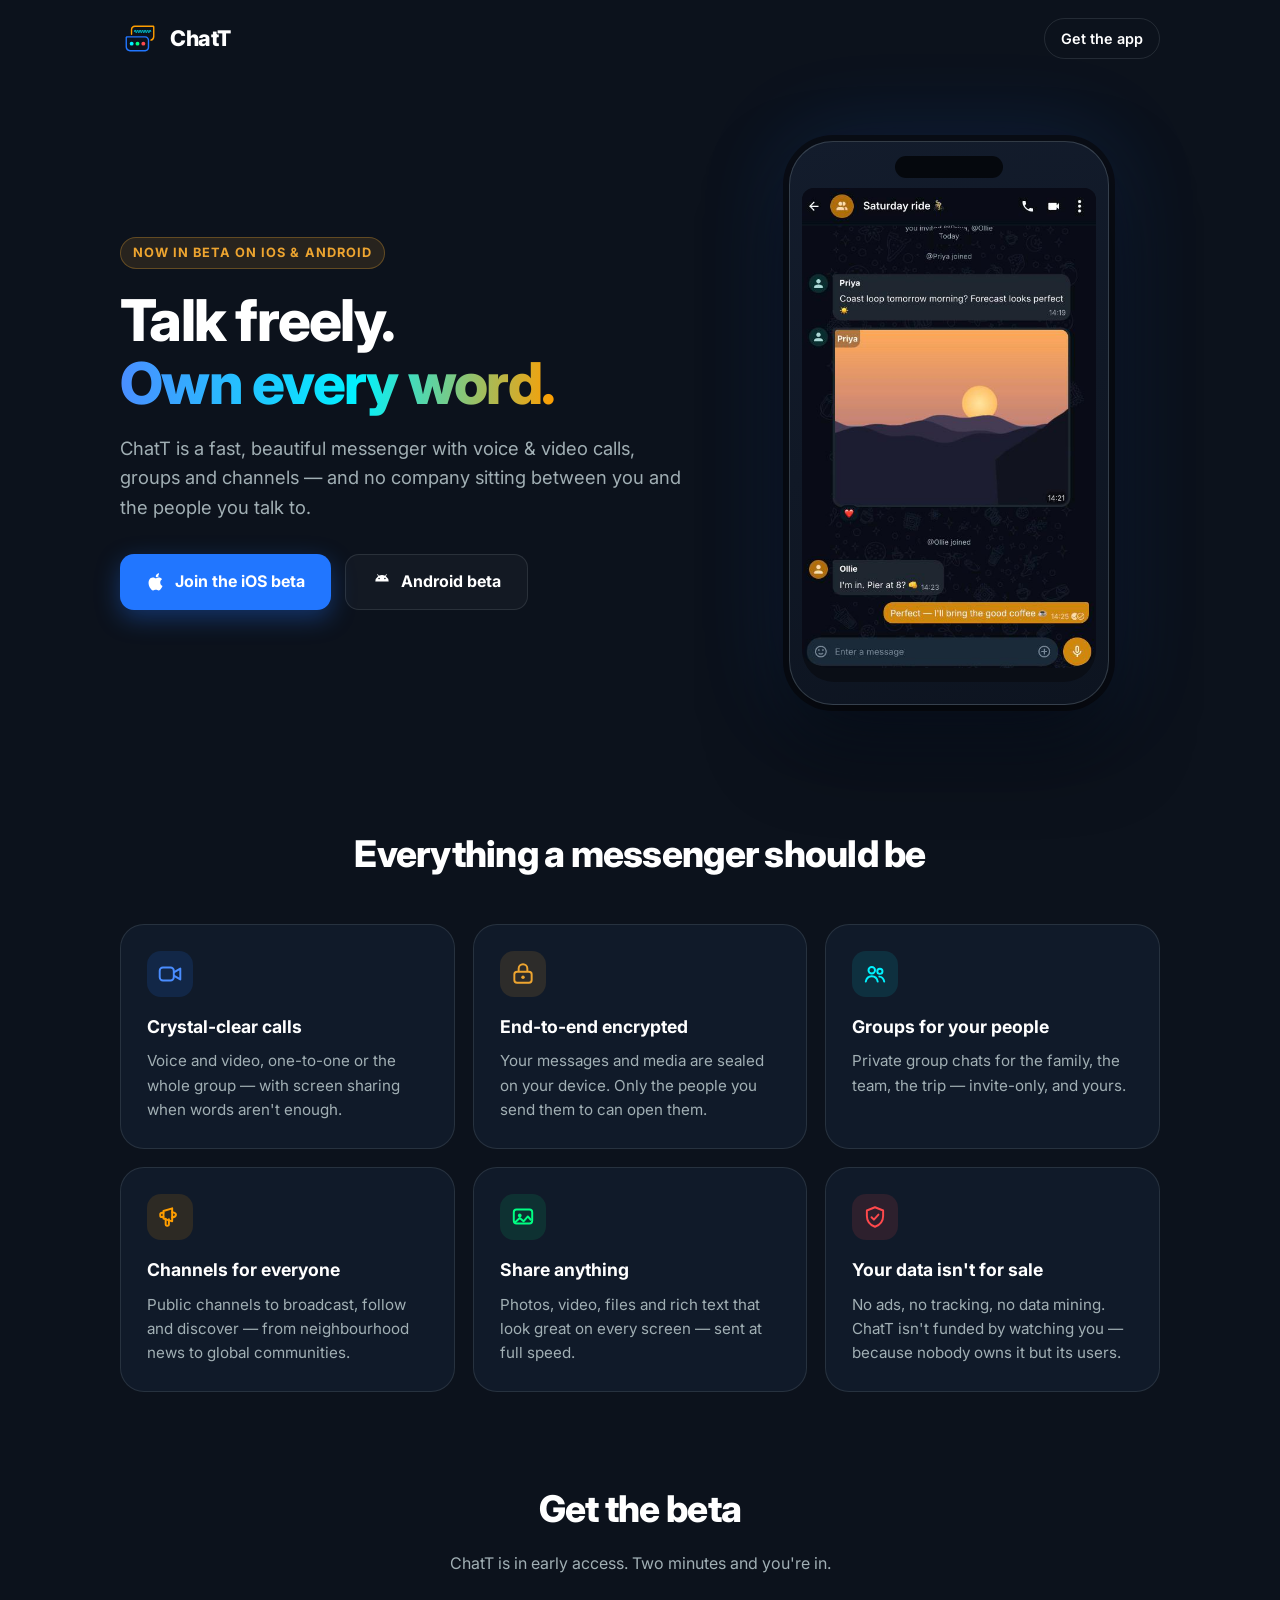
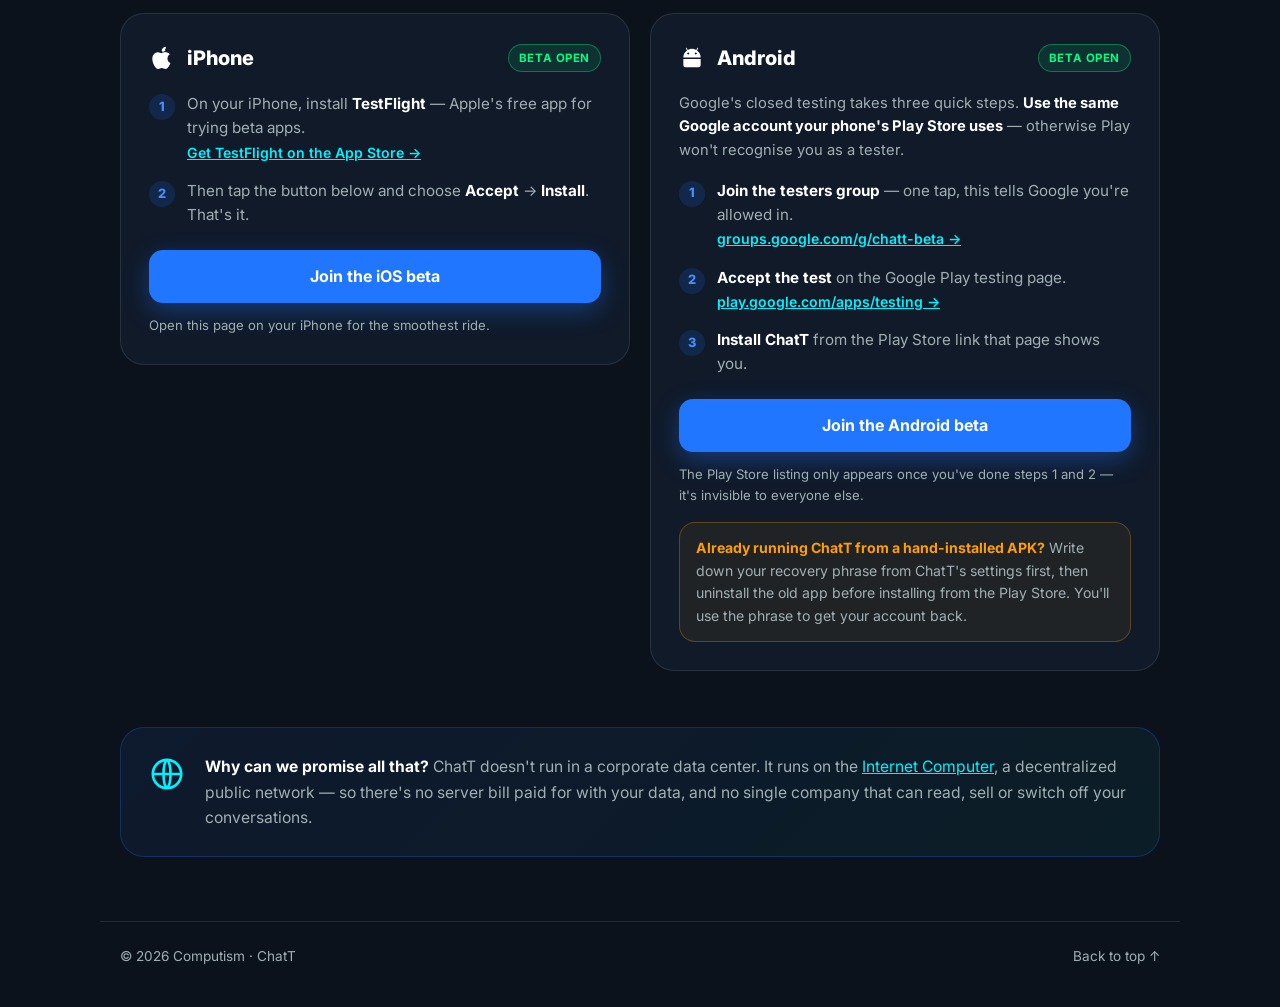
<file: index.html>
<!doctype html>
<html lang="en">
<head>
  <meta charset="utf-8" />
  <meta name="viewport" content="width=device-width, initial-scale=1" />
  <title>ChatT — private messaging, calls and communities</title>
  <meta name="description" content="ChatT is a fast, private messenger with voice & video calls, groups and channels — built on the Internet Computer, so no company sits between you and the people you talk to." />
  <meta name="theme-color" content="#0C121C" />
  <meta property="og:title" content="ChatT — private messaging, calls and communities" />
  <meta property="og:description" content="Private messaging, crystal-clear calls, groups and channels. No ads, no tracking. Now in beta on iOS and Android." />
  <meta property="og:type" content="website" />
  <link rel="icon" href="assets/appicon.svg" type="image/svg+xml" />
  <link rel="stylesheet" href="styles.css" />
</head>
<body>

<header class="site-header">
  <a class="brand" href="#top" aria-label="ChatT home">
    <svg class="brand-mark" viewBox="40 46 144 133" aria-hidden="true">
      <path fill-rule="evenodd" clip-rule="evenodd" d="M131 104C138.732 104 145 110.268 145 118V145C145 152.732 138.732 159 131 159H76C67.1634 159 60 151.837 60 143V109C60 106.239 62.2386 104 65 104H131ZM67 109C65.8954 109 65 109.895 65 111V141C65 148.18 70.8203 154 78 154H130C135.523 154 140 149.523 140 144V119C140 113.477 135.523 109 130 109H67Z" fill="#2176FF"/>
      <path d="M159 66C161.761 66 164 68.2386 164 71V105C164 113.707 158.66 119.819 152.763 120.953C152.588 120.986 152.411 121 152.232 121H151.5C150.119 121 149 119.881 149 118.5C149 117.095 150.112 115.975 151.46 115.581C156.575 114.09 159 109.012 159 103V73C159 71.8954 158.105 71 157 71H94C88.4772 71 84 75.4772 84 81V97.5C84 98.8807 82.8807 100 81.5 100C80.1193 100 79 98.8807 79 97.5V80C79 72.268 85.268 66 93 66H159Z" fill="#FF9E00"/>
      <path d="M83.6087 111C84.6807 111 85.645 111.595 86.3333 112.417C88.1671 114.607 90.9202 116 94 116H135.5C136.881 116 138 117.119 138 118.5C138 119.881 136.881 121 135.5 121H93C88.0878 121 83.7672 118.47 81.2689 114.642C80.1708 112.959 81.5995 111 83.6087 111Z" fill="#0C121C"/>
      <path d="M92 87C93.5 80.3333 95 80.3333 96.5 87C98 93.6667 99.5 93.6667 101 87C102.5 80.3333 104 80.3333 105.5 87C107 93.6667 108.5 93.6667 110 87C111.5 80.3333 113 80.3333 114.5 87C116 93.6667 117.5 93.6667 119 87C120.5 80.3333 122 80.3333 123.5 87C125 93.6667 126.5 93.6667 128 87C129.5 80.3333 131 80.3333 132.5 87C134 93.6667 135.5 93.6667 137 87C138.5 80.3333 140 80.3333 141.5 87C143 93.6667 144.5 93.6667 146 87C147.5 80.3333 149 80.3333 150.5 87" stroke="#00F2FF" stroke-width="3" stroke-linecap="round"/>
      <circle cx="82" cy="131" r="7" fill="#00F2FF"/>
      <circle cx="124" cy="131" r="7" fill="#FF494C"/>
      <circle cx="103" cy="131" r="7" fill="#00FF83"/>
    </svg>
    <span class="brand-name">ChatT</span>
  </a>
  <a class="header-cta" href="#get">Get the app</a>
</header>

<main id="top">

  <!-- ============ HERO ============ -->
  <section class="hero">
    <div class="hero-copy">
      <p class="eyebrow">Now in beta on iOS &amp; Android</p>
      <h1>Talk freely.<br /><span class="grad">Own every word.</span></h1>
      <p class="lede">
        ChatT is a fast, beautiful messenger with voice &amp; video calls, groups and
        channels — and no company sitting between you and the people you talk to.
      </p>
      <div class="cta-row">
        <a class="btn btn-primary" href="https://testflight.apple.com/join/wXer1BjH">
          <svg viewBox="0 0 24 24" aria-hidden="true"><path fill="currentColor" d="M17.05 12.54c-.03-2.6 2.12-3.85 2.22-3.91-1.21-1.77-3.09-2.01-3.76-2.04-1.6-.16-3.12.94-3.93.94-.8 0-2.06-.92-3.39-.89-1.74.03-3.35 1.01-4.25 2.57-1.81 3.14-.46 7.79 1.3 10.34.86 1.25 1.89 2.65 3.24 2.6 1.3-.05 1.79-.84 3.36-.84 1.57 0 2.01.84 3.39.81 1.4-.02 2.28-1.27 3.14-2.52.99-1.45 1.39-2.85 1.42-2.92-.03-.01-2.72-1.04-2.74-4.14zM14.46 4.9c.72-.87 1.2-2.08 1.07-3.28-1.03.04-2.28.69-3.02 1.55-.66.77-1.24 2-.09 3.16 1.15.09 2.32-.58 3.04-1.43z"/></svg>
          Join the iOS beta
        </a>
        <a class="btn btn-ghost" href="#android">
          <svg viewBox="0 0 24 24" aria-hidden="true"><path fill="currentColor" d="M6.38 3.2l1.02 1.77A7.97 7.97 0 0 0 4 11.5h16a7.97 7.97 0 0 0-3.4-6.53l1.02-1.77a.4.4 0 1 0-.69-.4L15.9 4.6a7.9 7.9 0 0 0-7.8 0L7.07 2.8a.4.4 0 1 0-.69.4zM8.5 8.75a.95.95 0 1 1 0-1.9.95.95 0 0 1 0 1.9zm7 0a.95.95 0 1 1 0-1.9.95.95 0 0 1 0 1.9z"/></svg>
          Android beta
        </a>
      </div>    </div>

    <!-- ============ PHONE ============ -->
    <div class="hero-visual" aria-hidden="true">
      <div class="phone">
        <div class="phone-notch"></div>
        <img class="phone-shot" src="assets/app-chat.jpg" alt="" width="500" height="817" />
      </div>
    </div>
  </section>

  <!-- ============ FEATURES ============ -->
  <section class="features" aria-labelledby="features-title">
    <h2 id="features-title">Everything a messenger should be</h2>
    <div class="feature-grid">
      <article class="card">
        <div class="card-icon icon-blue"><svg viewBox="0 0 24 24"><rect x="2.5" y="6" width="13" height="12" rx="3" fill="none" stroke="currentColor" stroke-width="1.8"/><path d="M15.5 10.5l6-3.5v10l-6-3.5" fill="none" stroke="currentColor" stroke-width="1.8" stroke-linejoin="round"/></svg></div>
        <h3>Crystal-clear calls</h3>
        <p>Voice and video, one-to-one or the whole group — with screen sharing when words aren't enough.</p>
      </article>
      <article class="card">
        <div class="card-icon icon-gold"><svg viewBox="0 0 24 24"><rect x="4" y="10" width="16" height="10" rx="2.5" fill="none" stroke="currentColor" stroke-width="1.8"/><path d="M8 10V7a4 4 0 0 1 8 0v3" fill="none" stroke="currentColor" stroke-width="1.8"/><circle cx="12" cy="15" r="1.6" fill="currentColor"/></svg></div>
        <h3>End-to-end encrypted</h3>
        <p>Your messages and media are sealed on your device. Only the people you send them to can open them.</p>
      </article>
      <article class="card">
        <div class="card-icon icon-cyan"><svg viewBox="0 0 24 24"><circle cx="9" cy="8.5" r="3" fill="none" stroke="currentColor" stroke-width="1.8"/><path d="M3.5 19c.6-3.2 2.8-5 5.5-5s4.9 1.8 5.5 5" fill="none" stroke="currentColor" stroke-width="1.8" stroke-linecap="round"/><circle cx="16.5" cy="9.5" r="2.4" fill="none" stroke="currentColor" stroke-width="1.8"/><path d="M16 14.4c2.3.2 4 1.8 4.5 4.6" fill="none" stroke="currentColor" stroke-width="1.8" stroke-linecap="round"/></svg></div>
        <h3>Groups for your people</h3>
        <p>Private group chats for the family, the team, the trip — invite-only, and yours.</p>
      </article>
      <article class="card">
        <div class="card-icon icon-orange"><svg viewBox="0 0 24 24"><path d="M14 4l-8 2.5v7L14 16V4z" fill="none" stroke="currentColor" stroke-width="1.8" stroke-linejoin="round"/><path d="M6 8H4.5A1.5 1.5 0 0 0 3 9.5v1A1.5 1.5 0 0 0 4.5 12H6M14 7.5c2 .3 3.5 1 3.5 2.5s-1.5 2.2-3.5 2.5M8 13.5V19a1 1 0 0 0 1 1h1a1 1 0 0 0 1-1v-5" fill="none" stroke="currentColor" stroke-width="1.8" stroke-linecap="round"/></svg></div>
        <h3>Channels for everyone</h3>
        <p>Public channels to broadcast, follow and discover — from neighbourhood news to global communities.</p>
      </article>
      <article class="card">
        <div class="card-icon icon-green"><svg viewBox="0 0 24 24"><rect x="3.5" y="5" width="17" height="13" rx="2.5" fill="none" stroke="currentColor" stroke-width="1.8"/><circle cx="9" cy="10.5" r="1.7" fill="currentColor"/><path d="M4.5 17l4.5-4 3.5 3 4-4.5 3 3.5" fill="none" stroke="currentColor" stroke-width="1.8" stroke-linejoin="round"/></svg></div>
        <h3>Share anything</h3>
        <p>Photos, video, files and rich text that look great on every screen — sent at full speed.</p>
      </article>
      <article class="card">
        <div class="card-icon icon-coral"><svg viewBox="0 0 24 24"><path d="M12 3l7.5 3v5c0 4.5-3 8.3-7.5 10-4.5-1.7-7.5-5.5-7.5-10V6L12 3z" fill="none" stroke="currentColor" stroke-width="1.8" stroke-linejoin="round"/><path d="M8.8 12.2l2.2 2.2 4.2-4.6" fill="none" stroke="currentColor" stroke-width="1.8" stroke-linecap="round" stroke-linejoin="round"/></svg></div>
        <h3>Your data isn't for sale</h3>
        <p>No ads, no tracking, no data mining. ChatT isn't funded by watching you — because nobody owns it but its users.</p>
      </article>
    </div>
  </section>

  <!-- ============ GET THE APP ============ -->
  <section class="get" id="get" aria-labelledby="get-title">
    <h2 id="get-title">Get the beta</h2>
    <p class="get-sub">ChatT is in early access. Two minutes and you're in.</p>

    <div class="store-grid">
      <article class="store-card" id="ios">
        <header class="store-head">
          <svg class="store-logo" viewBox="0 0 24 24" aria-hidden="true"><path fill="currentColor" d="M17.05 12.54c-.03-2.6 2.12-3.85 2.22-3.91-1.21-1.77-3.09-2.01-3.76-2.04-1.6-.16-3.12.94-3.93.94-.8 0-2.06-.92-3.39-.89-1.74.03-3.35 1.01-4.25 2.57-1.81 3.14-.46 7.79 1.3 10.34.86 1.25 1.89 2.65 3.24 2.6 1.3-.05 1.79-.84 3.36-.84 1.57 0 2.01.84 3.39.81 1.4-.02 2.28-1.27 3.14-2.52.99-1.45 1.39-2.85 1.42-2.92-.03-.01-2.72-1.04-2.74-4.14zM14.46 4.9c.72-.87 1.2-2.08 1.07-3.28-1.03.04-2.28.69-3.02 1.55-.66.77-1.24 2-.09 3.16 1.15.09 2.32-.58 3.04-1.43z"/></svg>
          <h3>iPhone</h3>
          <span class="pill pill-live">Beta open</span>
        </header>
        <ol class="steps">
          <li><span class="step-n">1</span><span>On your iPhone, install <strong>TestFlight</strong> — Apple's free app for trying beta apps.<br /><a class="mini-link" href="https://apps.apple.com/app/testflight/id899247664">Get TestFlight on the App&nbsp;Store&nbsp;→</a></span></li>
          <li><span class="step-n">2</span><span>Then tap the button below and choose <strong>Accept</strong> → <strong>Install</strong>. That's it.</span></li>
        </ol>
        <a class="btn btn-primary btn-block" href="https://testflight.apple.com/join/wXer1BjH">Join the iOS beta</a>
        <p class="store-note">Open this page on your iPhone for the smoothest ride.</p>
      </article>

      <article class="store-card" id="android">
        <header class="store-head">
          <svg class="store-logo" viewBox="0 0 24 24" aria-hidden="true"><path fill="currentColor" d="M6.38 3.2l1.02 1.77A7.97 7.97 0 0 0 4 11.5h16a7.97 7.97 0 0 0-3.4-6.53l1.02-1.77a.4.4 0 1 0-.69-.4L15.9 4.6a7.9 7.9 0 0 0-7.8 0L7.07 2.8a.4.4 0 1 0-.69.4zM8.5 8.75a.95.95 0 1 1 0-1.9.95.95 0 0 1 0 1.9zm7 0a.95.95 0 1 1 0-1.9.95.95 0 0 1 0 1.9zM4 13h16v5.5a2 2 0 0 1-2 2H6a2 2 0 0 1-2-2V13z"/></svg>
          <h3>Android</h3>
          <span class="pill pill-live">Beta open</span>
        </header>
        <p class="store-preamble">Google's closed testing takes three quick steps. <strong>Use the same Google account your phone's Play&nbsp;Store uses</strong> — otherwise Play won't recognise you as a tester.</p>
        <ol class="steps">
          <li><span class="step-n">1</span><span><strong>Join the testers group</strong> — one tap, this tells Google you're allowed in.<br /><a class="mini-link" href="https://groups.google.com/g/chatt-beta">groups.google.com/g/chatt-beta&nbsp;→</a></span></li>
          <li><span class="step-n">2</span><span><strong>Accept the test</strong> on the Google Play testing page.<br /><a class="mini-link" href="https://play.google.com/apps/testing/com.computism.chatt">play.google.com/apps/testing&nbsp;→</a></span></li>
          <li><span class="step-n">3</span><span><strong>Install ChatT</strong> from the Play Store link that page shows you.</span></li>
        </ol>
        <a class="btn btn-primary btn-block" href="https://groups.google.com/g/chatt-beta">Join the Android beta</a>
        <p class="store-note">The Play Store listing only appears once you've done steps 1 and 2 — it's invisible to everyone else.</p>
        <aside class="upgrade-note">
          <strong>Already running ChatT from a hand-installed APK?</strong> Write down your
          recovery phrase from ChatT's settings first, then uninstall the old app before
          installing from the Play Store. You'll use the phrase to get your account back.
        </aside>
      </article>
    </div>
  </section>

  <!-- ============ TRUST FOOTNOTE ============ -->
  <section class="trust">
    <svg class="trust-mark" viewBox="0 0 24 24" aria-hidden="true"><circle cx="12" cy="12" r="8.5" fill="none" stroke="currentColor" stroke-width="1.6"/><path d="M3.5 12h17M12 3.5c2.8 2.4 2.8 14.6 0 17M12 3.5c-2.8 2.4-2.8 14.6 0 17" fill="none" stroke="currentColor" stroke-width="1.6"/></svg>
    <p>
      <strong>Why can we promise all that?</strong> ChatT doesn't run in a corporate data
      center. It runs on the <a href="https://internetcomputer.org">Internet Computer</a>,
      a decentralized public network — so there's no server bill paid for with your data,
      and no single company that can read, sell or switch off your conversations.
    </p>
  </section>

</main>

<footer class="site-footer">
  <span>© 2026 Computism · ChatT</span>
  <a href="#top">Back to top ↑</a>
</footer>

</body>
</html>
</file>
<file: styles.css>
/* ============ base ============ */
@font-face {
  font-family: "Inter";
  src: url("assets/fonts/Inter-Variable.woff2") format("woff2");
  font-weight: 100 900;
  font-display: swap;
}

:root {
  --bg: #0c121c;
  --surface-1: #101a29;
  --surface-2: #16233a;
  --line: rgba(161, 175, 180, 0.16);
  --text: #ffffff;
  --text-2: #a1afb4;
  --blue: #2176ff;
  --blue-bright: #4a8dff;
  --orange: #ff9e00;
  --cyan: #00f2ff;
  --gold: #eea530;
  --gold-deep: #d08610;
  --green: #00ff83;
  --coral: #ff494c;
  --rad: 16px;
  --rad-lg: 24px;
}

* { margin: 0; padding: 0; box-sizing: border-box; }

html { scroll-behavior: smooth; }

body {
  font-family: "Inter", system-ui, -apple-system, BlinkMacSystemFont, "Segoe UI", Roboto, sans-serif;
  background: var(--bg);
  color: var(--text);
  line-height: 1.6;
  -webkit-font-smoothing: antialiased;
}

img, svg { max-width: 100%; }
a { color: var(--cyan); }

main {
  max-width: 1080px;
  margin: 0 auto;
  padding: 0 20px;
}

/* ============ header ============ */
.site-header {
  max-width: 1080px;
  margin: 0 auto;
  padding: 18px 20px;
  display: flex;
  align-items: center;
  justify-content: space-between;
}

.brand {
  display: flex;
  align-items: center;
  gap: 10px;
  text-decoration: none;
  color: var(--text);
}

.brand-mark { width: 40px; height: 37px; }

.brand-name {
  font-size: 1.35rem;
  font-weight: 800;
  letter-spacing: -0.02em;
}

.header-cta {
  font-size: 0.9rem;
  font-weight: 600;
  color: var(--text);
  text-decoration: none;
  padding: 8px 16px;
  border: 1px solid var(--line);
  border-radius: 999px;
  transition: border-color 0.2s, background 0.2s;
}
.header-cta:hover { border-color: var(--blue); background: rgba(33, 118, 255, 0.12); }

/* ============ hero ============ */
.hero {
  display: grid;
  gap: 48px;
  padding: 40px 0 72px;
  align-items: center;
}

.eyebrow {
  display: inline-block;
  font-size: 0.8rem;
  font-weight: 700;
  letter-spacing: 0.08em;
  text-transform: uppercase;
  color: var(--gold);
  background: rgba(238, 165, 48, 0.12);
  border: 1px solid rgba(238, 165, 48, 0.3);
  padding: 5px 12px;
  border-radius: 999px;
  margin-bottom: 20px;
}

h1 {
  font-size: clamp(2.4rem, 6vw, 3.6rem);
  font-weight: 800;
  letter-spacing: -0.03em;
  line-height: 1.08;
  margin-bottom: 20px;
}

.grad {
  background: linear-gradient(92deg, var(--blue-bright) 0%, var(--cyan) 55%, var(--orange) 100%);
  -webkit-background-clip: text;
  background-clip: text;
  color: transparent;
}

.lede {
  font-size: 1.15rem;
  color: var(--text-2);
  max-width: 34em;
  margin-bottom: 32px;
}

.cta-row {
  display: flex;
  flex-wrap: wrap;
  gap: 14px;
}

.btn {
  display: inline-flex;
  align-items: center;
  justify-content: center;
  gap: 9px;
  font-family: inherit;
  font-size: 1rem;
  font-weight: 700;
  text-decoration: none;
  padding: 14px 26px;
  border-radius: 14px;
  transition: transform 0.15s, box-shadow 0.15s, background 0.2s;
}
.btn svg { width: 20px; height: 20px; flex: none; }

.btn-primary {
  background: var(--blue);
  color: #fff;
  box-shadow: 0 8px 24px rgba(33, 118, 255, 0.35);
}
.btn-primary:hover { background: var(--blue-bright); transform: translateY(-1px); }

.btn-ghost {
  color: var(--text);
  border: 1px solid var(--line);
  background: rgba(255, 255, 255, 0.03);
}
.btn-ghost:hover { border-color: var(--text-2); }

.btn-block { width: 100%; }

/* ============ phone mockup ============ */
.hero-visual { display: flex; justify-content: center; }

.phone {
  width: min(320px, 88vw);
  background: linear-gradient(160deg, #131c2c, #0d1420);
  border: 1px solid rgba(161, 175, 180, 0.25);
  border-radius: 44px;
  padding: 14px 12px 22px;
  box-shadow:
    0 40px 80px rgba(0, 0, 0, 0.55),
    0 0 0 6px rgba(9, 13, 20, 0.9),
    0 0 90px rgba(33, 118, 255, 0.18);
  display: flex;
  flex-direction: column;
  overflow: hidden;
}

.phone-notch {
  width: 108px;
  height: 22px;
  background: #05080d;
  border-radius: 999px;
  margin: 0 auto 10px;
}

.phone-shot {
  display: block;
  width: 100%;
  height: auto;
  padding-bottom: 14px;
  background: #0a0e16;
  border-radius: 12px 12px 32px 32px;
}

@media (prefers-reduced-motion: reduce) {
  html { scroll-behavior: auto; }
}

/* ============ features ============ */
.features { padding: 24px 0 64px; }

h2 {
  font-size: clamp(1.7rem, 4vw, 2.3rem);
  font-weight: 800;
  letter-spacing: -0.02em;
  text-align: center;
  margin-bottom: 40px;
}

.feature-grid {
  display: grid;
  gap: 18px;
  grid-template-columns: 1fr;
}

.card {
  background: var(--surface-1);
  border: 1px solid var(--line);
  border-radius: var(--rad-lg);
  padding: 26px;
  transition: border-color 0.2s, transform 0.2s;
}
.card:hover { border-color: rgba(33, 118, 255, 0.4); transform: translateY(-2px); }

.card-icon {
  width: 46px;
  height: 46px;
  border-radius: 14px;
  display: flex;
  align-items: center;
  justify-content: center;
  margin-bottom: 16px;
}
.card-icon svg { width: 26px; height: 26px; }

.icon-blue   { color: var(--blue-bright); background: rgba(33, 118, 255, 0.14); }
.icon-gold   { color: var(--gold);        background: rgba(238, 165, 48, 0.13); }
.icon-cyan   { color: var(--cyan);        background: rgba(0, 242, 255, 0.1); }
.icon-orange { color: var(--orange);      background: rgba(255, 158, 0, 0.12); }
.icon-green  { color: var(--green);       background: rgba(0, 255, 131, 0.1); }
.icon-coral  { color: var(--coral);       background: rgba(255, 73, 76, 0.12); }

.card h3 { font-size: 1.1rem; font-weight: 700; margin-bottom: 8px; }
.card p { font-size: 0.95rem; color: var(--text-2); }

/* ============ get the app ============ */
.get { padding: 24px 0 56px; }

.get-sub {
  text-align: center;
  color: var(--text-2);
  margin: -28px 0 36px;
}

.store-grid {
  display: grid;
  gap: 20px;
  grid-template-columns: 1fr;
  align-items: start;
}

.store-card {
  background: var(--surface-1);
  border: 1px solid var(--line);
  border-radius: var(--rad-lg);
  padding: 28px;
  scroll-margin-top: 24px;
}

.store-head {
  display: flex;
  align-items: center;
  gap: 12px;
  margin-bottom: 18px;
}
.store-logo { width: 26px; height: 26px; color: var(--text); flex: none; }
.store-head h3 { font-size: 1.25rem; font-weight: 800; flex: 1; }

.pill {
  font-size: 0.72rem;
  font-weight: 700;
  letter-spacing: 0.05em;
  text-transform: uppercase;
  padding: 4px 10px;
  border-radius: 999px;
}
.pill-live { color: var(--green); background: rgba(0, 255, 131, 0.1); border: 1px solid rgba(0, 255, 131, 0.35); }
.pill-soon { color: var(--orange); background: rgba(255, 158, 0, 0.1); border: 1px solid rgba(255, 158, 0, 0.35); }

.store-preamble {
  font-size: 0.92rem;
  color: var(--text-2);
  margin-bottom: 16px;
}
.store-preamble strong { color: var(--text); }

.steps {
  list-style: none;
  display: flex;
  flex-direction: column;
  gap: 14px;
  margin-bottom: 22px;
}

.steps li {
  display: flex;
  gap: 12px;
  font-size: 0.95rem;
  color: var(--text-2);
}
.steps strong { color: var(--text); }

.step-n {
  width: 26px;
  height: 26px;
  border-radius: 50%;
  background: rgba(33, 118, 255, 0.16);
  color: var(--blue-bright);
  font-size: 0.8rem;
  font-weight: 800;
  display: flex;
  align-items: center;
  justify-content: center;
  flex: none;
  margin-top: 2px;
}

.mini-link { font-size: 0.88rem; font-weight: 600; }

.store-note {
  margin-top: 12px;
  font-size: 0.82rem;
  color: var(--text-2);
}

.upgrade-note {
  margin-top: 16px;
  padding: 14px 16px;
  border-radius: var(--rad);
  background: rgba(255, 158, 0, 0.07);
  border: 1px solid rgba(255, 158, 0, 0.28);
  font-size: 0.88rem;
  color: var(--text-2);
}
.upgrade-note strong { color: var(--orange); }

/* ============ trust ============ */
.trust {
  display: flex;
  gap: 18px;
  align-items: flex-start;
  background: linear-gradient(135deg, rgba(33, 118, 255, 0.08), rgba(0, 242, 255, 0.05));
  border: 1px solid rgba(33, 118, 255, 0.25);
  border-radius: var(--rad-lg);
  padding: 26px;
  margin-bottom: 64px;
}

.trust-mark { width: 40px; height: 40px; color: var(--cyan); flex: none; }
.trust p { font-size: 0.98rem; color: var(--text-2); }
.trust strong { color: var(--text); }

/* ============ footer ============ */
.site-footer {
  border-top: 1px solid var(--line);
  padding: 24px 20px 40px;
  max-width: 1080px;
  margin: 0 auto;
  display: flex;
  justify-content: space-between;
  gap: 12px;
  font-size: 0.85rem;
  color: var(--text-2);
}
.site-footer a { color: var(--text-2); text-decoration: none; }
.site-footer a:hover { color: var(--text); }

/* ============ desktop ============ */
@media (min-width: 760px) {
  .hero {
    grid-template-columns: 1.15fr 0.85fr;
    padding: 64px 0 96px;
  }
  .feature-grid { grid-template-columns: repeat(3, 1fr); }
  .store-grid { grid-template-columns: 1fr 1fr; }
}

@media (min-width: 500px) and (max-width: 759px) {
  .feature-grid { grid-template-columns: repeat(2, 1fr); }
}
</file>
